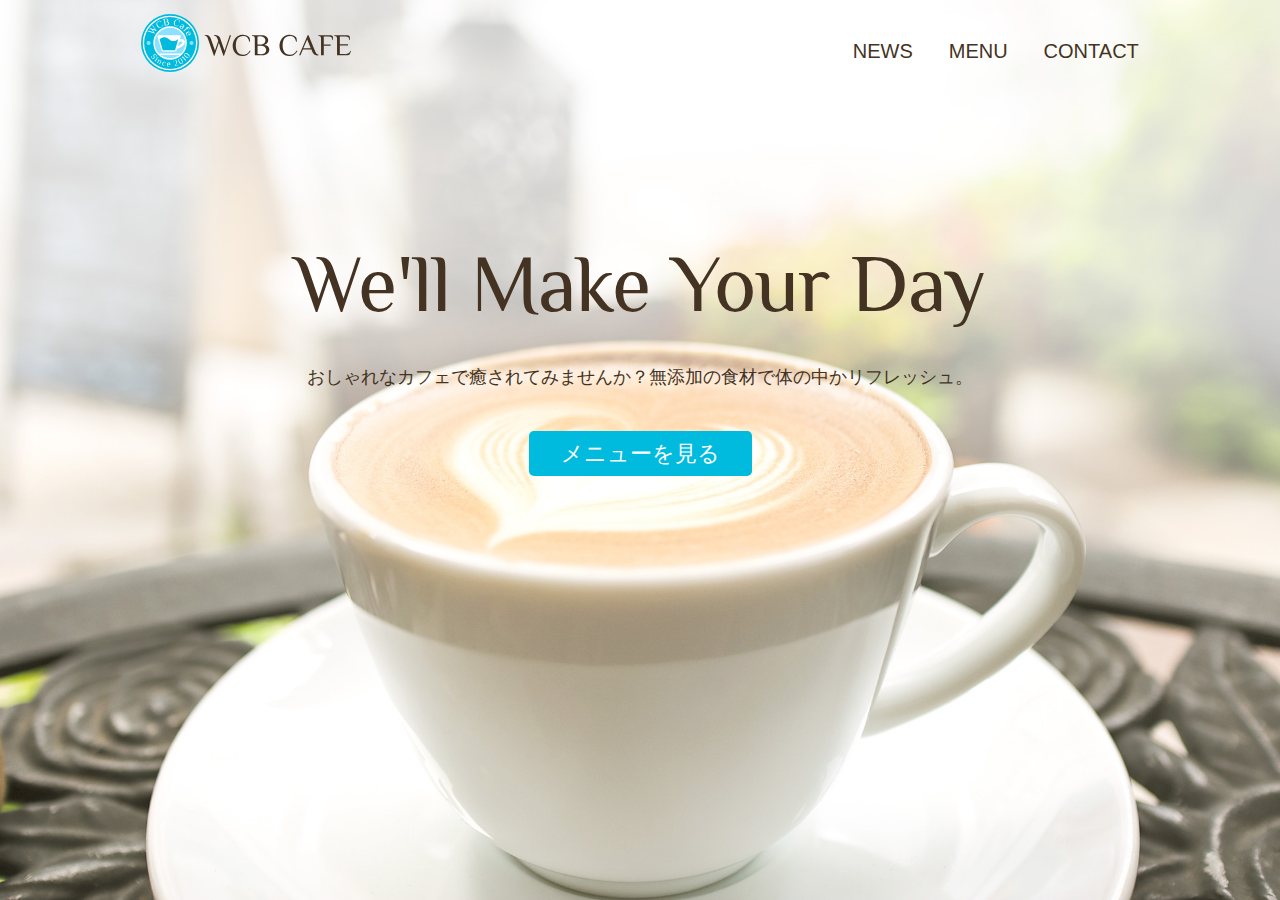
<file: Chapter4_1/index.html>
<!DOCTYPE html>
<html lang="ja">

<head>
    <meta charset="utf-8">
    <meta name="description" content="ブレンドコーヒーとヘルシーなオーガニックフードを提供するカフェ">
    <title>WCB Cafe</title>

    <link rel="stylesheet" href="css/ress.css">
    <link rel="preconnect" href="https://fonts.googleapis.com">
    <link rel="preconnect" href="https://fonts.gstatic.com" crossorigin>
    <link
        href="https://fonts.googleapis.com/css2?family=Bangers&family=Philosopher&family=Zen+Kaku+Gothic+New&display=swap"
        rel="stylesheet">
    <link rel="stylesheet" href="css/style.css">
    <link rel="icon" type="image/png" href="images/favicon.png">
</head>
 
<body>
    <div id="home" class="big-bg">
        <header class="page-heder wrapper">
            <h1>
                <a href="index.html"><img class="logo" src="images/logo.svg" alt="WCBカフェホーム" </a>
            </h1>
            <nav>
                <ul class="main-nav">
                    <li><a href="news.html">News</a></li>
                    <li><a href="menu.html">Menu</a></li>
                    <li><a href="contact.html">Contact</a></li>
                </ul>
            </nav>
        </header>
        <div class="home-content wrapper">
            <h2 class="page-title">We'll Make Your Day</h2>
            <p>おしゃれなカフェで癒されてみませんか？無添加の食材で体の中かリフレッシュ。</p>
            <a class="button" href="menu.html">メニューを見る</a>
        </div>
    </div>
</body>

</html>
</file>
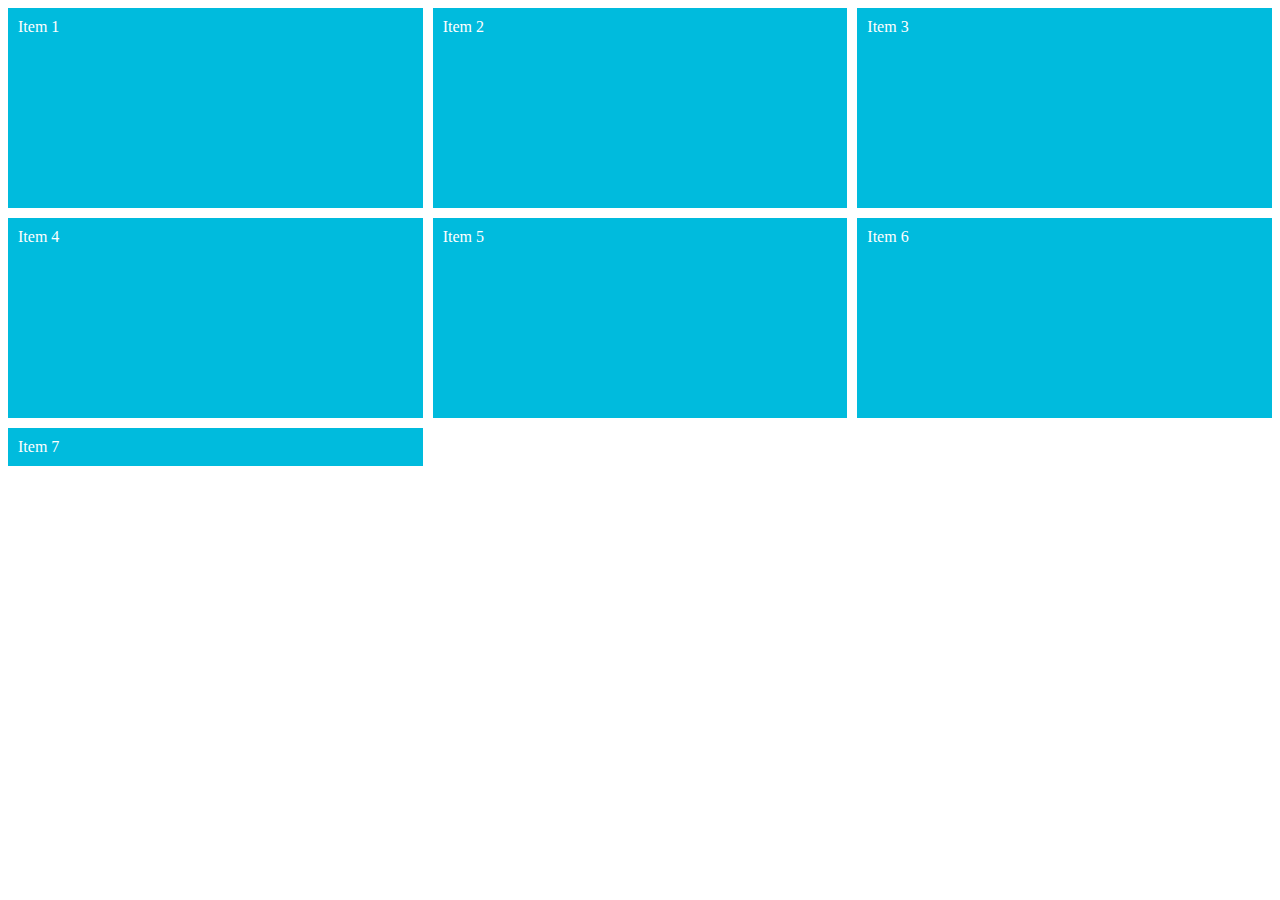
<file: top/Layout.html>
<!DOCTYPE html>
<html lang="ja">
    <head>
        <meta charset="utf-8">
        <link rel="stylesheet" href="Layout.css">
        <title>Layout</title>
    </head>
    <body>
        <div class="container">
            <div class="item">Item 1</div>
            <div class="item">Item 2</div>
            <div class="item">Item 3</div>
            <div class="item">Item 4</div>
            <div class="item">Item 5</div>
            <div class="item">Item 6</div>
            <div class="item">Item 7</div>
            <!-- <div class="item">Item 8</div> -->
        </div>
    </body>
</html>
</file>
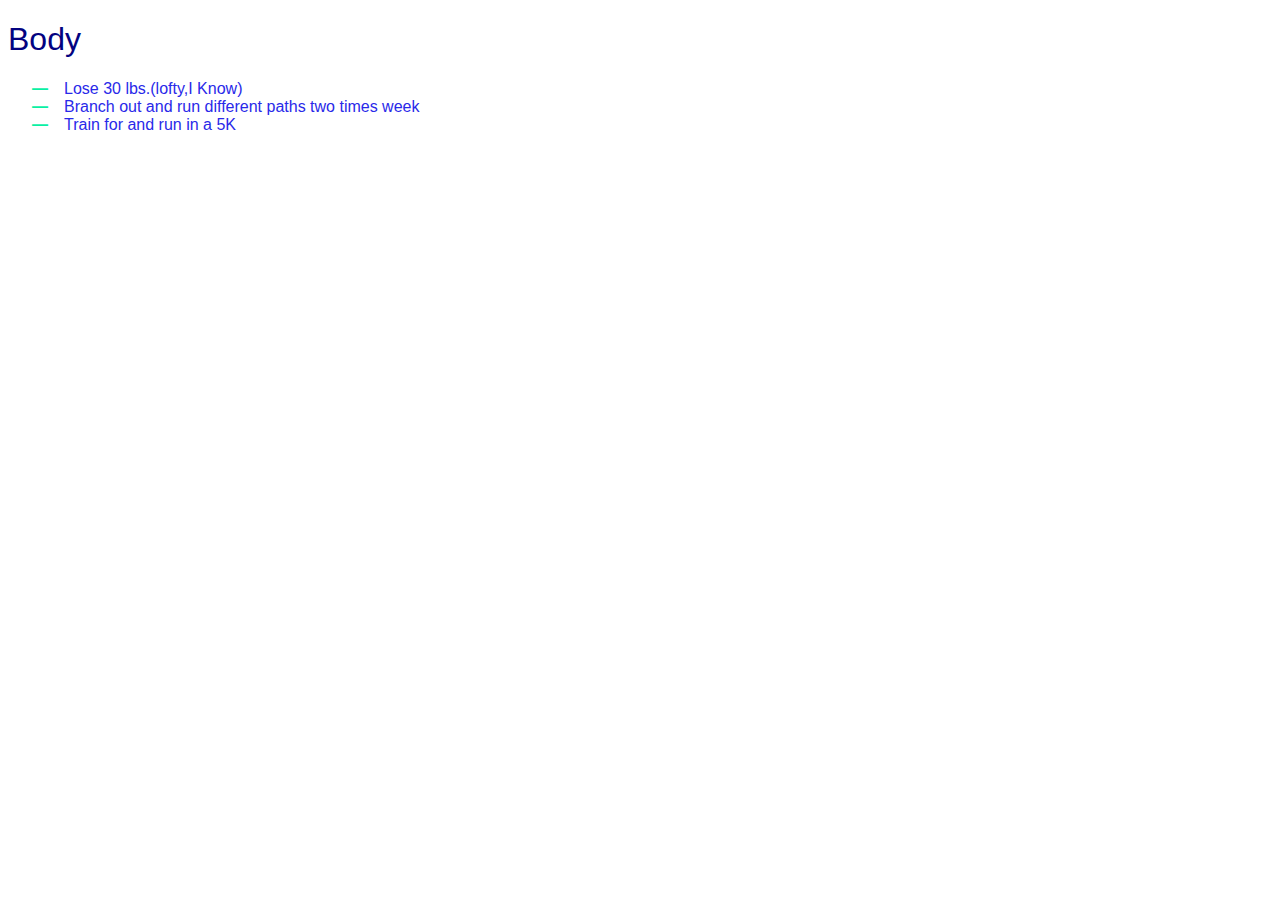
<file: top/list_design.html>
<!DOCTYPE html>
<html lang="ja">
    <head>
        <meta charset="utf-8">
        <style>
            body {
                font-family:'HGゴシックM', sans-serif;
                font-weight: lighter;
            }
            h1 {
                color:rgb(3, 3, 129);
                font-weight: lighter;
            }
            li {
                color:rgb(9, 240, 163);
                
                list-style-type:"―";
                padding-left: 1rem;
                
            }
            li::marker {
                font-weight: bold;
            }
            li span {
                color:rgb(41, 41, 233);
            }
        </style>
    </head>
    <body>
        <div>
            <h1>Body</h1>
            <ul>
                <li><span>Lose 30 lbs.(lofty,I Know)</span></li>
                <li><span>Branch out and run different paths two times week</span></li>
                <li><span>Train for and run in a 5K</span></li>
            </ul>
        </div>
    </body>
</html>
</file>
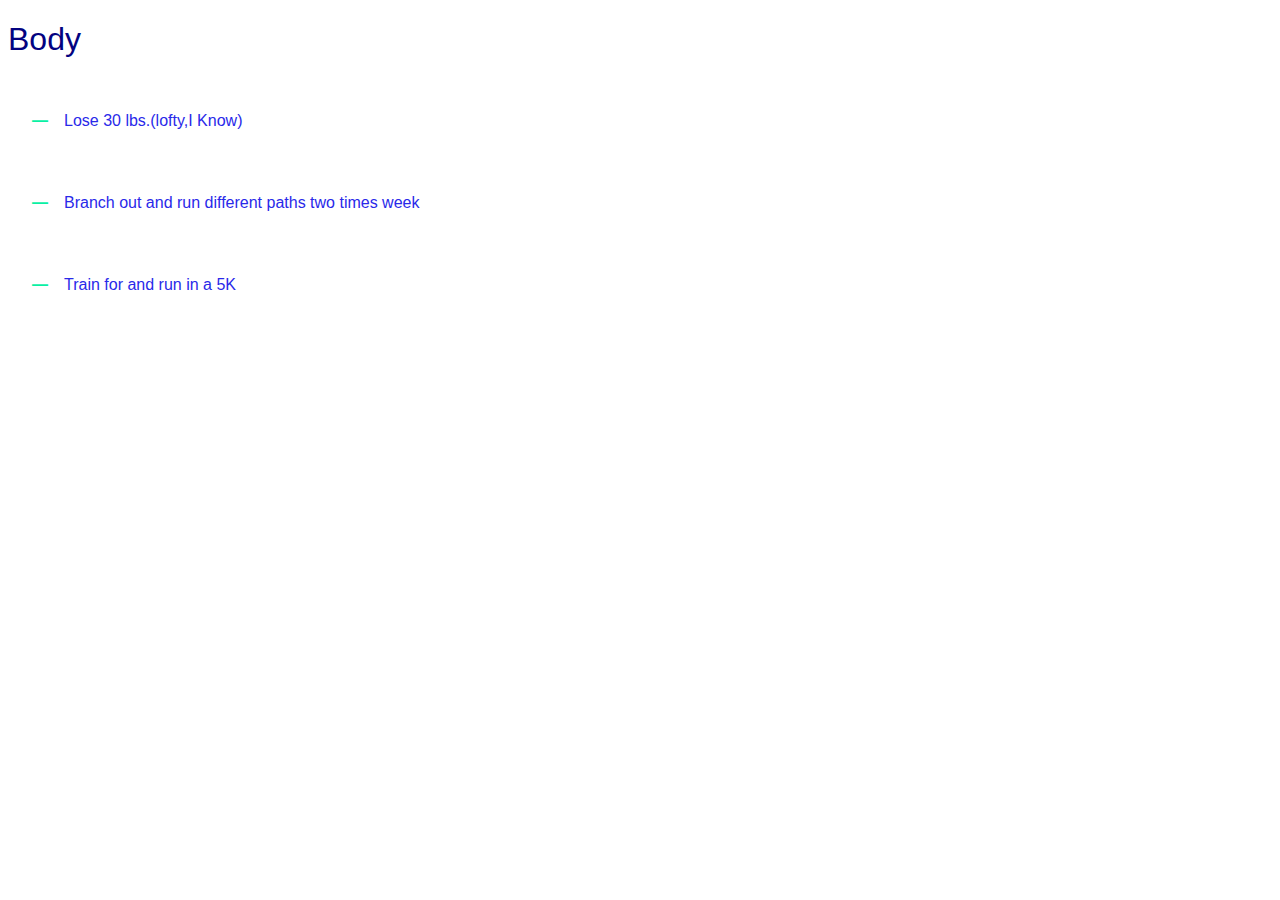
<file: top/list_design2.html>
<!DOCTYPE html>
<html lang="ja">
    <head>
        <meta charset="utf-8">
        <style>
            body {
                font-family:'HGゴシックM', sans-serif;
                font-weight: lighter;
            }
            h1 {
                color:rgb(3, 3, 129);
                font-weight: lighter;
            }
            li {
                color:rgb(9, 240, 163);
                
                list-style-type:"―";
                padding-left: 1rem;
                padding-top:2rem;
                padding-bottom: 2rem;
                
            }
            li::marker {
                font-weight: bold;
            }
            li span {
                color:rgb(41, 41, 233);
            }
        </style>
    </head>
    <body>
        <div>
            <h1>Body</h1>
            <ul>
                <li><span>Lose 30 lbs.(lofty,I Know)</span></li>
                <li><span>Branch out and run different paths two times week</span></li>
                <li><span>Train for and run in a 5K</span></li>
            </ul>
        </div>
    </body>
</html>
</file>
<file: Chapter4_1/css/ress.css>
/* resset.dev • v5.0.2 */

/* # =================================================================
   # Global selectors
   # ================================================================= */

   html {
    box-sizing: border-box;
    -webkit-text-size-adjust: 100%; /* Prevent adjustments of font size after orientation changes in iOS */
    word-break: normal;
    -moz-tab-size: 4;
    tab-size: 4;
  }
  
  *,
  ::before,
  ::after {
    background-repeat: no-repeat; /* Set `background-repeat: no-repeat` to all elements and pseudo elements */
    box-sizing: inherit;
  }
  
  ::before,
  ::after {
    text-decoration: inherit; /* Inherit text-decoration and vertical align to ::before and ::after pseudo elements */
    vertical-align: inherit;
  }
  
  * {
    padding: 0; /* Reset `padding` and `margin` of all elements */
    margin: 0;
  }
  
  /* # =================================================================
     # General elements
     # ================================================================= */
  
  hr {
    overflow: visible; /* Show the overflow in Edge and IE */
    height: 0; /* Add the correct box sizing in Firefox */
    color: inherit; /* Correct border color in Firefox. */
  }
  
  details,
  main {
    display: block; /* Render the `main` element consistently in IE. */
  }
  
  summary {
    display: list-item; /* Add the correct display in all browsers */
  }
  
  small {
    font-size: 80%; /* Set font-size to 80% in `small` elements */
  }
  
  [hidden] {
    display: none; /* Add the correct display in IE */
  }
  
  abbr[title] {
    border-bottom: none; /* Remove the bottom border in Chrome 57 */
    /* Add the correct text decoration in Chrome, Edge, IE, Opera, and Safari */
    text-decoration: underline;
    text-decoration: underline dotted;
  }
  
  a {
    background-color: transparent; /* Remove the gray background on active links in IE 10 */
  }
  
  a:active,
  a:hover {
    outline-width: 0; /* Remove the outline when hovering in all browsers */
  }
  
  code,
  kbd,
  pre,
  samp {
    font-family: monospace, monospace; /* Specify the font family of code elements */
  }
  
  pre {
    font-size: 1em; /* Correct the odd `em` font sizing in all browsers */
  }
  
  b,
  strong {
    font-weight: bolder; /* Add the correct font weight in Chrome, Edge, and Safari */
  }
  
  /* https://gist.github.com/unruthless/413930 */
  sub,
  sup {
    font-size: 75%;
    line-height: 0;
    position: relative;
    vertical-align: baseline;
  }
  
  sub {
    bottom: -0.25em;
  }
  
  sup {
    top: -0.5em;
  }
  
  table {
    border-color: inherit; /* Correct border color in all Chrome, Edge, and Safari. */
    text-indent: 0; /* Remove text indentation in Chrome, Edge, and Safari */
  }
  
  iframe {
    border-style: none;
  }
  
  /* # =================================================================
     # Forms
     # ================================================================= */
  
  input {
    border-radius: 0;
  }
  
  [type='number']::-webkit-inner-spin-button,
  [type='number']::-webkit-outer-spin-button {
    height: auto; /* Correct the cursor style of increment and decrement buttons in Chrome */
  }
  
  [type='search'] {
    -webkit-appearance: textfield; /* Correct the odd appearance in Chrome and Safari */
    outline-offset: -2px; /* Correct the outline style in Safari */
  }
  
  [type='search']::-webkit-search-decoration {
    -webkit-appearance: none; /* Remove the inner padding in Chrome and Safari on macOS */
  }
  
  textarea {
    overflow: auto; /* Internet Explorer 11+ */
    resize: vertical; /* Specify textarea resizability */
  }
  
  button,
  input,
  optgroup,
  select,
  textarea {
    font: inherit; /* Specify font inheritance of form elements */
  }
  
  optgroup {
    font-weight: bold; /* Restore the font weight unset by the previous rule */
  }
  
  button {
    overflow: visible; /* Address `overflow` set to `hidden` in IE 8/9/10/11 */
  }
  
  button,
  select {
    text-transform: none; /* Firefox 40+, Internet Explorer 11- */
  }
  
  /* Apply cursor pointer to button elements */
  button,
  [type='button'],
  [type='reset'],
  [type='submit'],
  [role='button'] {
    cursor: pointer;
  }
  
  /* Remove inner padding and border in Firefox 4+ */
  button::-moz-focus-inner,
  [type='button']::-moz-focus-inner,
  [type='reset']::-moz-focus-inner,
  [type='submit']::-moz-focus-inner {
    border-style: none;
    padding: 0;
  }
  
  /* Replace focus style removed in the border reset above */
  button:-moz-focusring,
  [type='button']::-moz-focus-inner,
  [type='reset']::-moz-focus-inner,
  [type='submit']::-moz-focus-inner {
    outline: 1px dotted ButtonText;
  }
  
  button,
  html [type='button'], /* Prevent a WebKit bug where (2) destroys native `audio` and `video`controls in Android 4 */
  [type='reset'],
  [type='submit'] {
    -webkit-appearance: button; /* Correct the inability to style clickable types in iOS */
  }
  
  /* Remove the default button styling in all browsers */
  button,
  input,
  select,
  textarea {
    background-color: transparent;
    border-style: none;
  }
  
  a:focus,
  button:focus,
  input:focus,
  select:focus,
  textarea:focus {
    outline-width: 0;
  }
  
  /* Style select like a standard input */
  select {
    -moz-appearance: none; /* Firefox 36+ */
    -webkit-appearance: none; /* Chrome 41+ */
  }
  
  select::-ms-expand {
    display: none; /* Internet Explorer 11+ */
  }
  
  select::-ms-value {
    color: currentColor; /* Internet Explorer 11+ */
  }
  
  legend {
    border: 0; /* Correct `color` not being inherited in IE 8/9/10/11 */
    color: inherit; /* Correct the color inheritance from `fieldset` elements in IE */
    display: table; /* Correct the text wrapping in Edge and IE */
    max-width: 100%; /* Correct the text wrapping in Edge and IE */
    white-space: normal; /* Correct the text wrapping in Edge and IE */
    max-width: 100%; /* Correct the text wrapping in Edge 18- and IE */
  }
  
  ::-webkit-file-upload-button {
    /* Correct the inability to style clickable types in iOS and Safari */
    -webkit-appearance: button;
    color: inherit;
    font: inherit; /* Change font properties to `inherit` in Chrome and Safari */
  }
  
  /* Replace pointer cursor in disabled elements */
  [disabled] {
    cursor: default;
  }
  
  /* # =================================================================
     # Specify media element style
     # ================================================================= */
  
  img {
    border-style: none; /* Remove border when inside `a` element in IE 8/9/10 */
  }
  
  /* Add the correct vertical alignment in Chrome, Firefox, and Opera */
  progress {
    vertical-align: baseline;
  }
  
  /* # =================================================================
     # Accessibility
     # ================================================================= */
  
  /* Specify the progress cursor of updating elements */
  [aria-busy='true'] {
    cursor: progress;
  }
  
  /* Specify the pointer cursor of trigger elements */
  [aria-controls] {
    cursor: pointer;
  }
  
  /* Specify the unstyled cursor of disabled, not-editable, or otherwise inoperable elements */
  [aria-disabled='true'] {
    cursor: default;
  }
</file>
<file: Chapter4_1/css/style.css>
@charset "UTF-8";

/* 共通部分 */
html {
    font-size: 100%;
}

body {
    font-family: "Yu Gothic Medium",
    "游ゴシック Medium",
    "YuGothic",
    "游ゴシック体",
    "ヒラギノ角ゴ Pro W3",
    sans-serif;
    line-height: 1.7;
    color:#432;
}

a {
    text-decoration: none;
}

img {
    max-width: 100%;
}

/* HEADER */
.logo {
    width: 210px;
    margin-top: 14px;
}

.main-nav {
    display: flex;
    font-size: 1.25rem;
    text-transform: uppercase;
    margin-top: 34px;
    list-style: none;
}

.main-nav li {
    margin-left: 36px;
}

.main-nav a {
    color:#432;
}

.main-nav a:hover {
    color:#0bd;
}

.page-heder {
    display: flex;
    justify-content: space-between;
}

.wrapper {
    max-width: 1100px;
    margin:0 auto;
    padding:0 4%;
}

/* HOME */
.home-content {
    text-align: center;
    margin-top: 10%;
}

.home-content p {
    font-size: 1.125rem;
    margin: 10px 0 42px;
}

/* 見出し */
.page-title {
    font-size: 5rem;
    font-family: 'Philosopher', serif;
    text-transform: uppercase;
    font-weight: normal;
}

/* ボタン */
.button {
    font-size: 1.375rem;
    background: #0bd;
    color:#fff;
    border-radius: 5px;
    padding:10px 32px;
}

.button:hover {
    background: #0090aa;
}

/* 大きな背景画像 */
.big-bg {
    background-size: cover;
    background-position: center top;
}

#home {
    background-image: url(../images/main-bg.jpg);
    min-height: 100vh;
}

#home .page-title {
    text-transform: none;
}
</file>
<file: top/Layout.css>
@charset "utf-8";
.container {
    display: grid; /* 格子 */
    grid-template-columns: 1fr 1fr 1fr;
    grid-template-rows: 200px 200px;
    gap:10px;
}

.item {
    background: #0bd;
    color:#fff;
    /* margin:10px; */
    padding: 10px;
}
</file>
